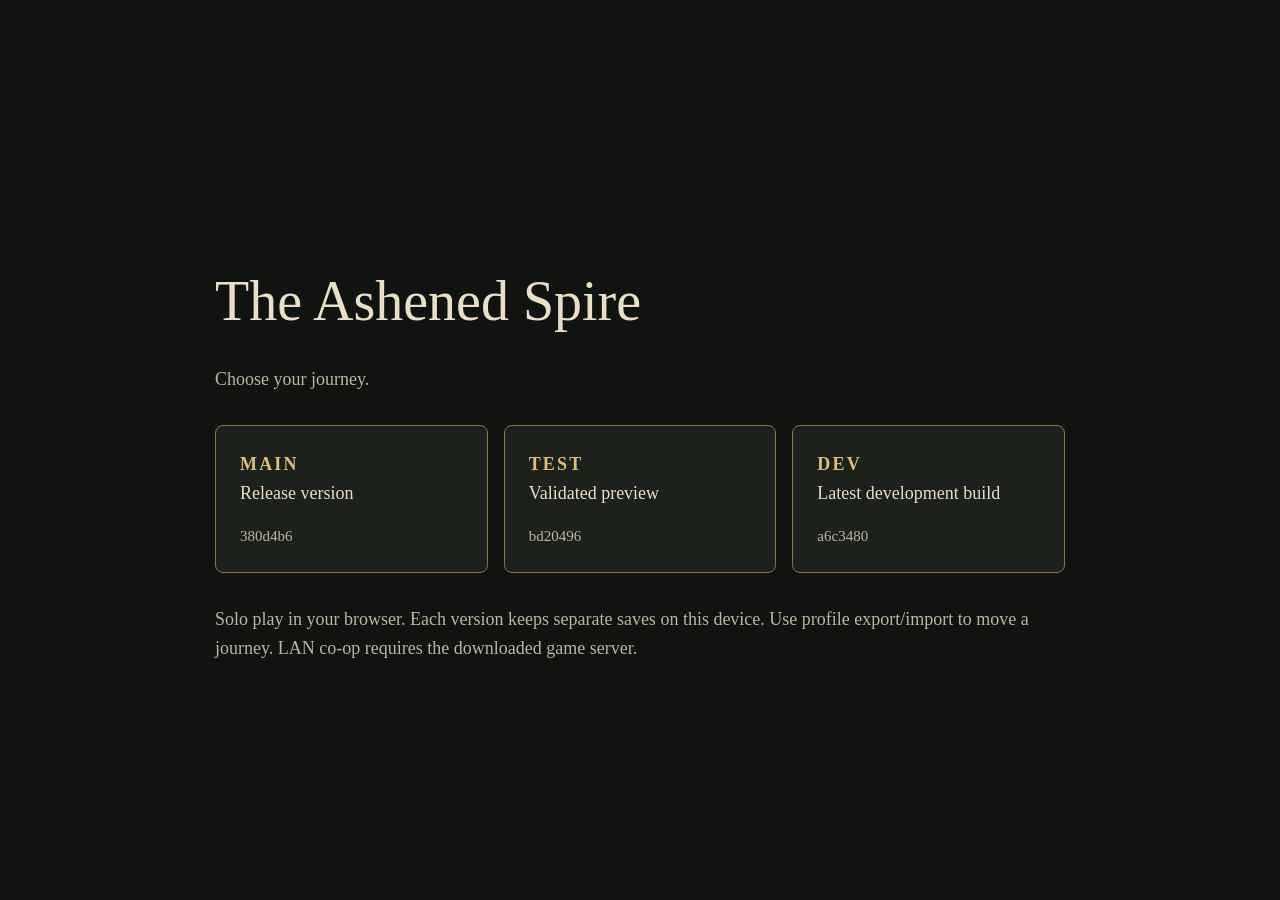
<file: index.html>
<!doctype html><html lang="en"><meta charset="utf-8"><meta name="viewport" content="width=device-width,initial-scale=1"><title>The Ashened Spire · Play</title><style>body{margin:0;background:#101310;color:#e9dfc7;font:18px/1.6 Georgia,serif;display:grid;min-height:100vh;place-items:center}main{width:min(850px,90vw);padding:3rem 0}h1{font-size:clamp(2rem,6vw,3.5rem);font-weight:400;margin-bottom:0}nav{display:grid;grid-template-columns:repeat(auto-fit,minmax(210px,1fr));gap:1rem;margin:2rem 0}a{display:flex;flex-direction:column;padding:1.5rem;border:1px solid #8c7548;border-radius:8px;color:inherit;text-decoration:none;background:#1d211b}a:hover,a:focus-visible{background:#313025;outline:2px solid #d8b675}strong{color:#dfbd77;letter-spacing:.12em}small,p{color:#bdb59f}small{margin-top:1rem}</style><main><h1>The Ashened Spire</h1><p>Choose your journey.</p><nav><a href="./main/"><strong>MAIN</strong><span>Release version</span><small>380d4b6</small></a><a href="./test/"><strong>TEST</strong><span>Validated preview</span><small>bd20496</small></a><a href="./dev/"><strong>DEV</strong><span>Latest development build</span><small>a6c3480</small></a></nav><p>Solo play in your browser. Each version keeps separate saves on this device. Use profile export/import to move a journey. LAN co-op requires the downloaded game server.</p></main></html>
</file>
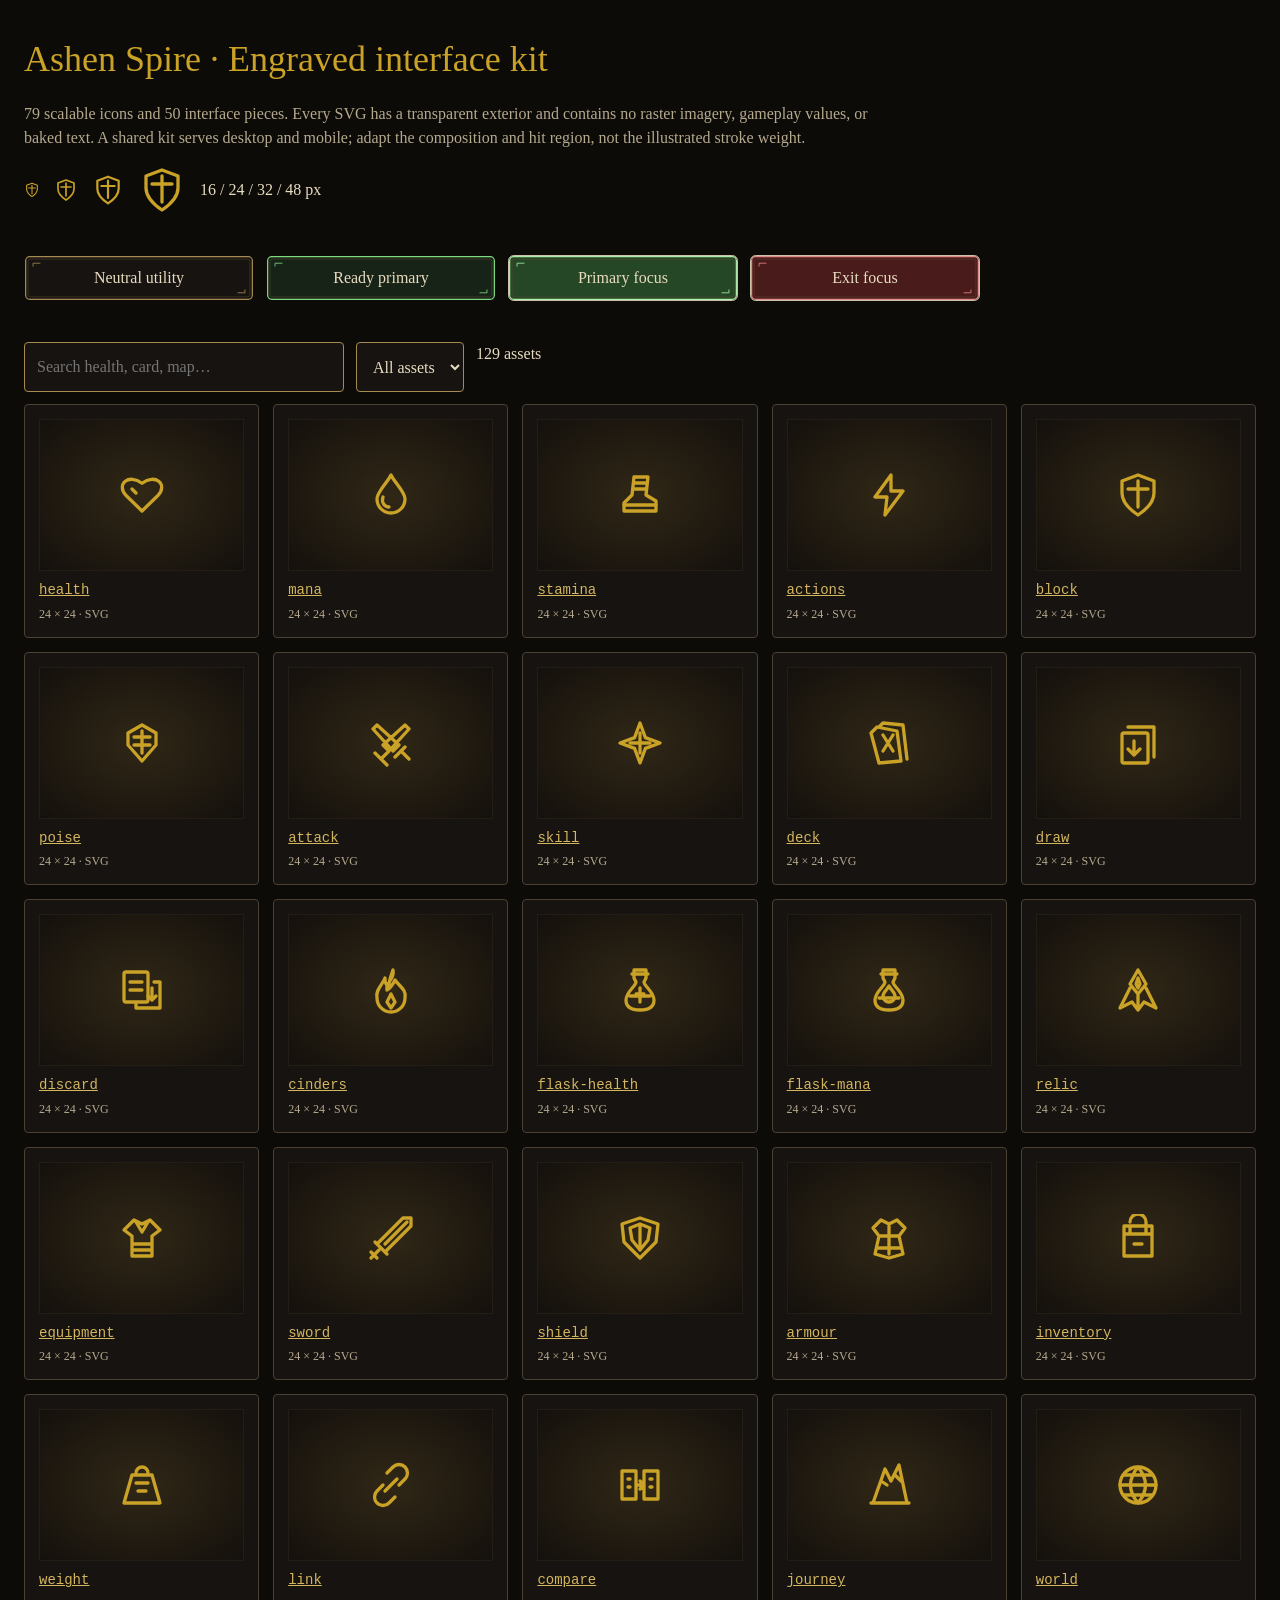
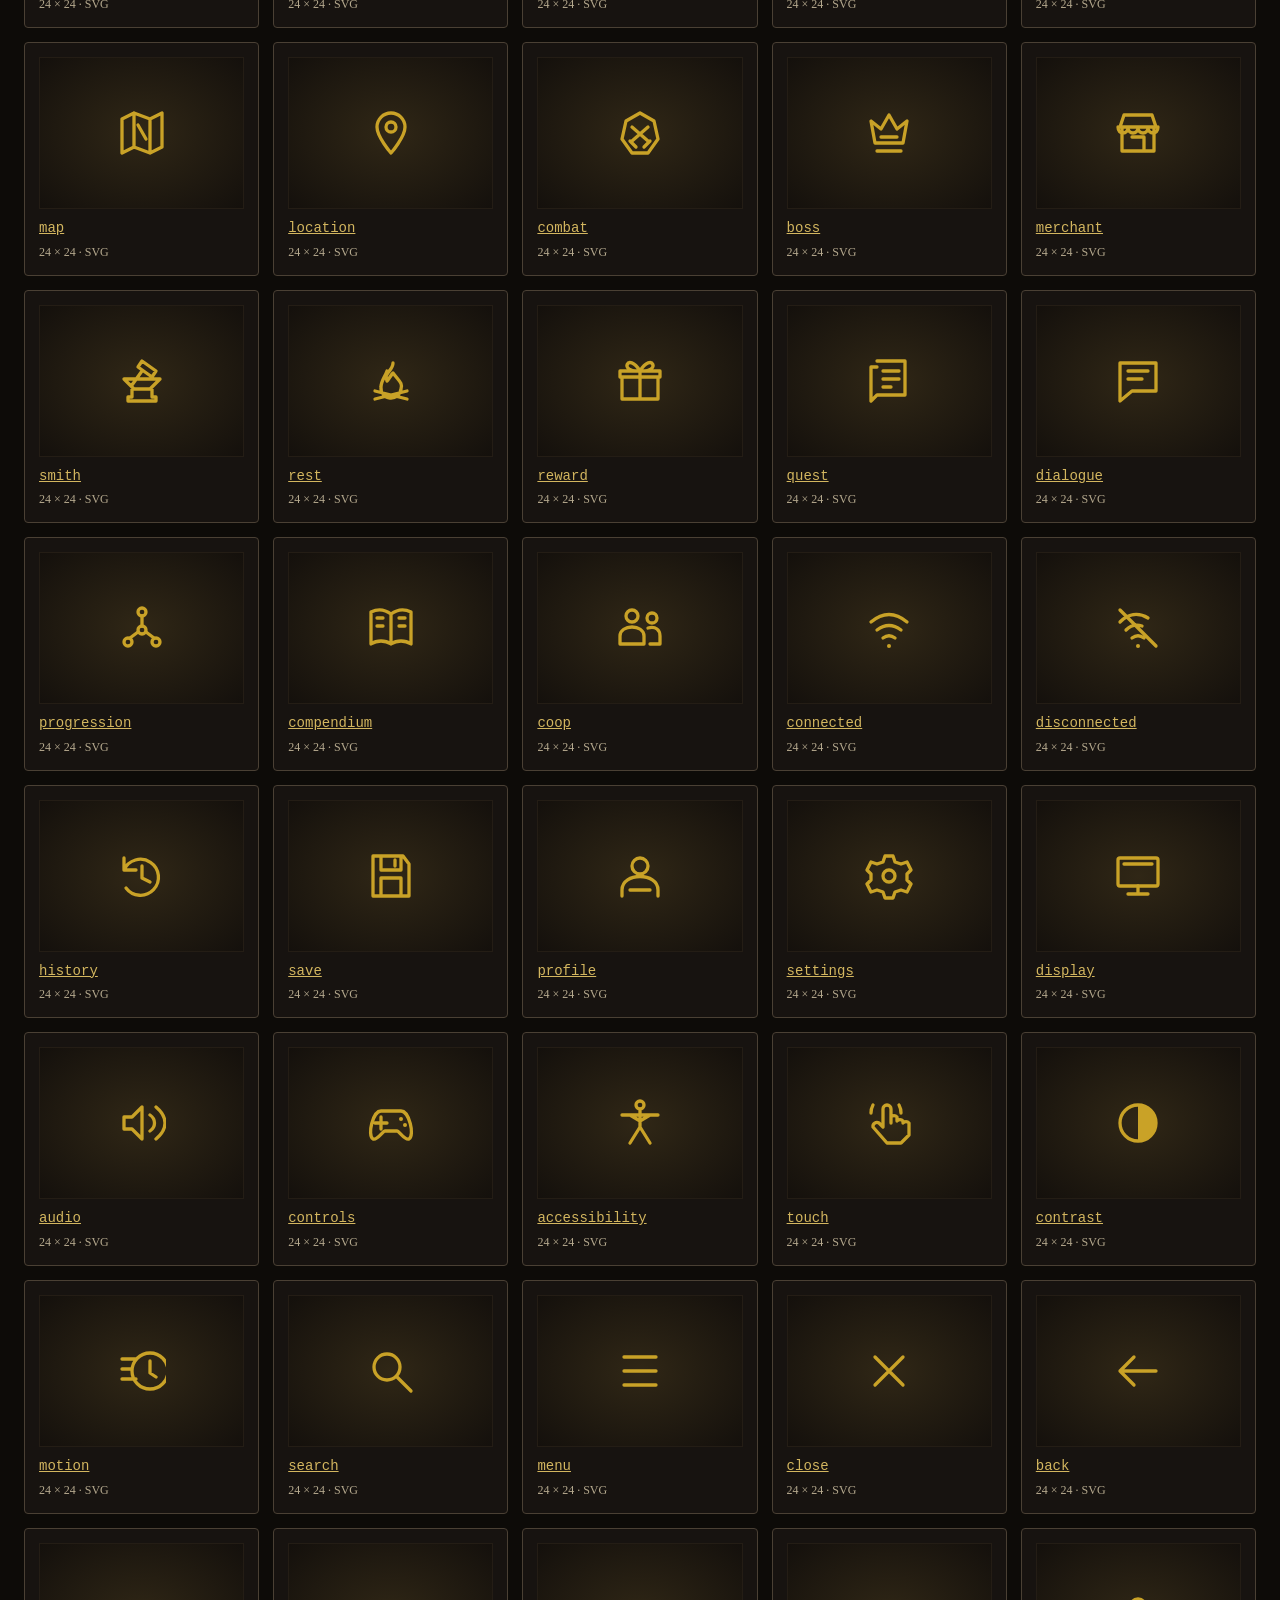
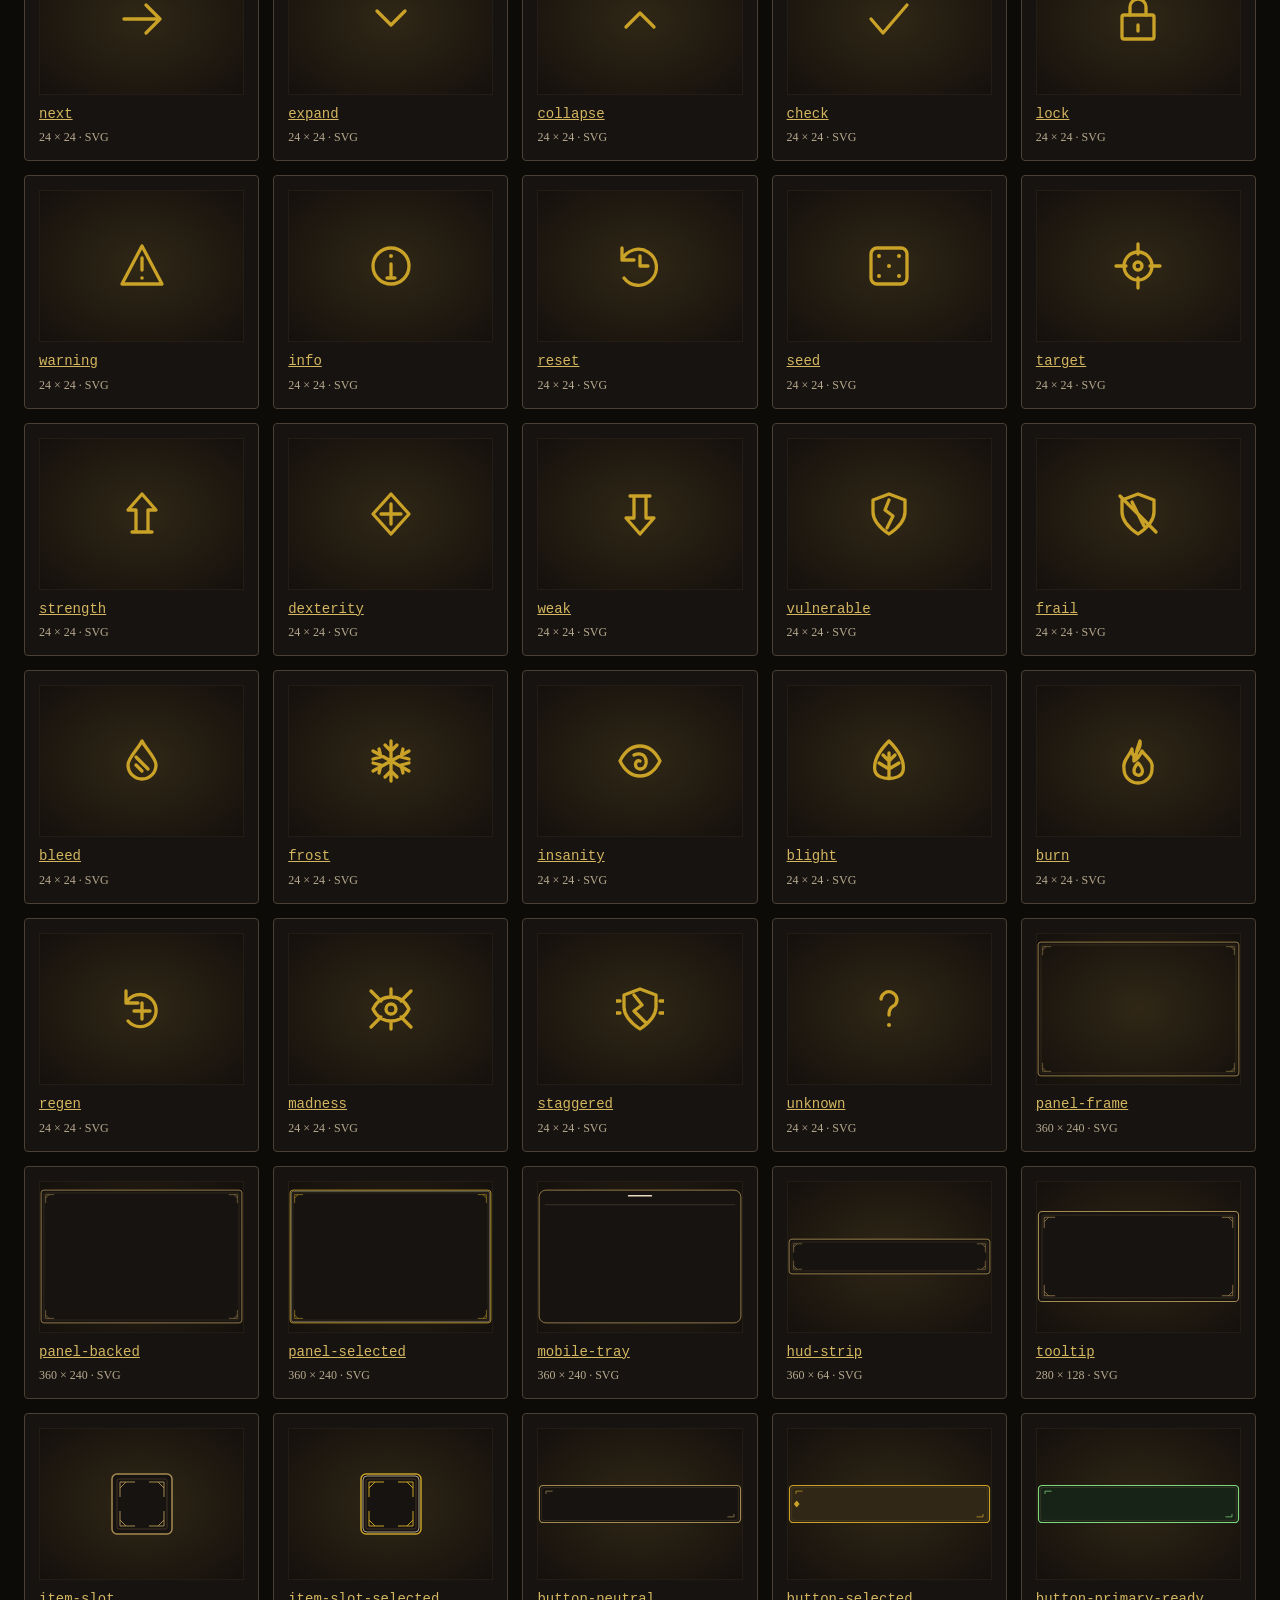
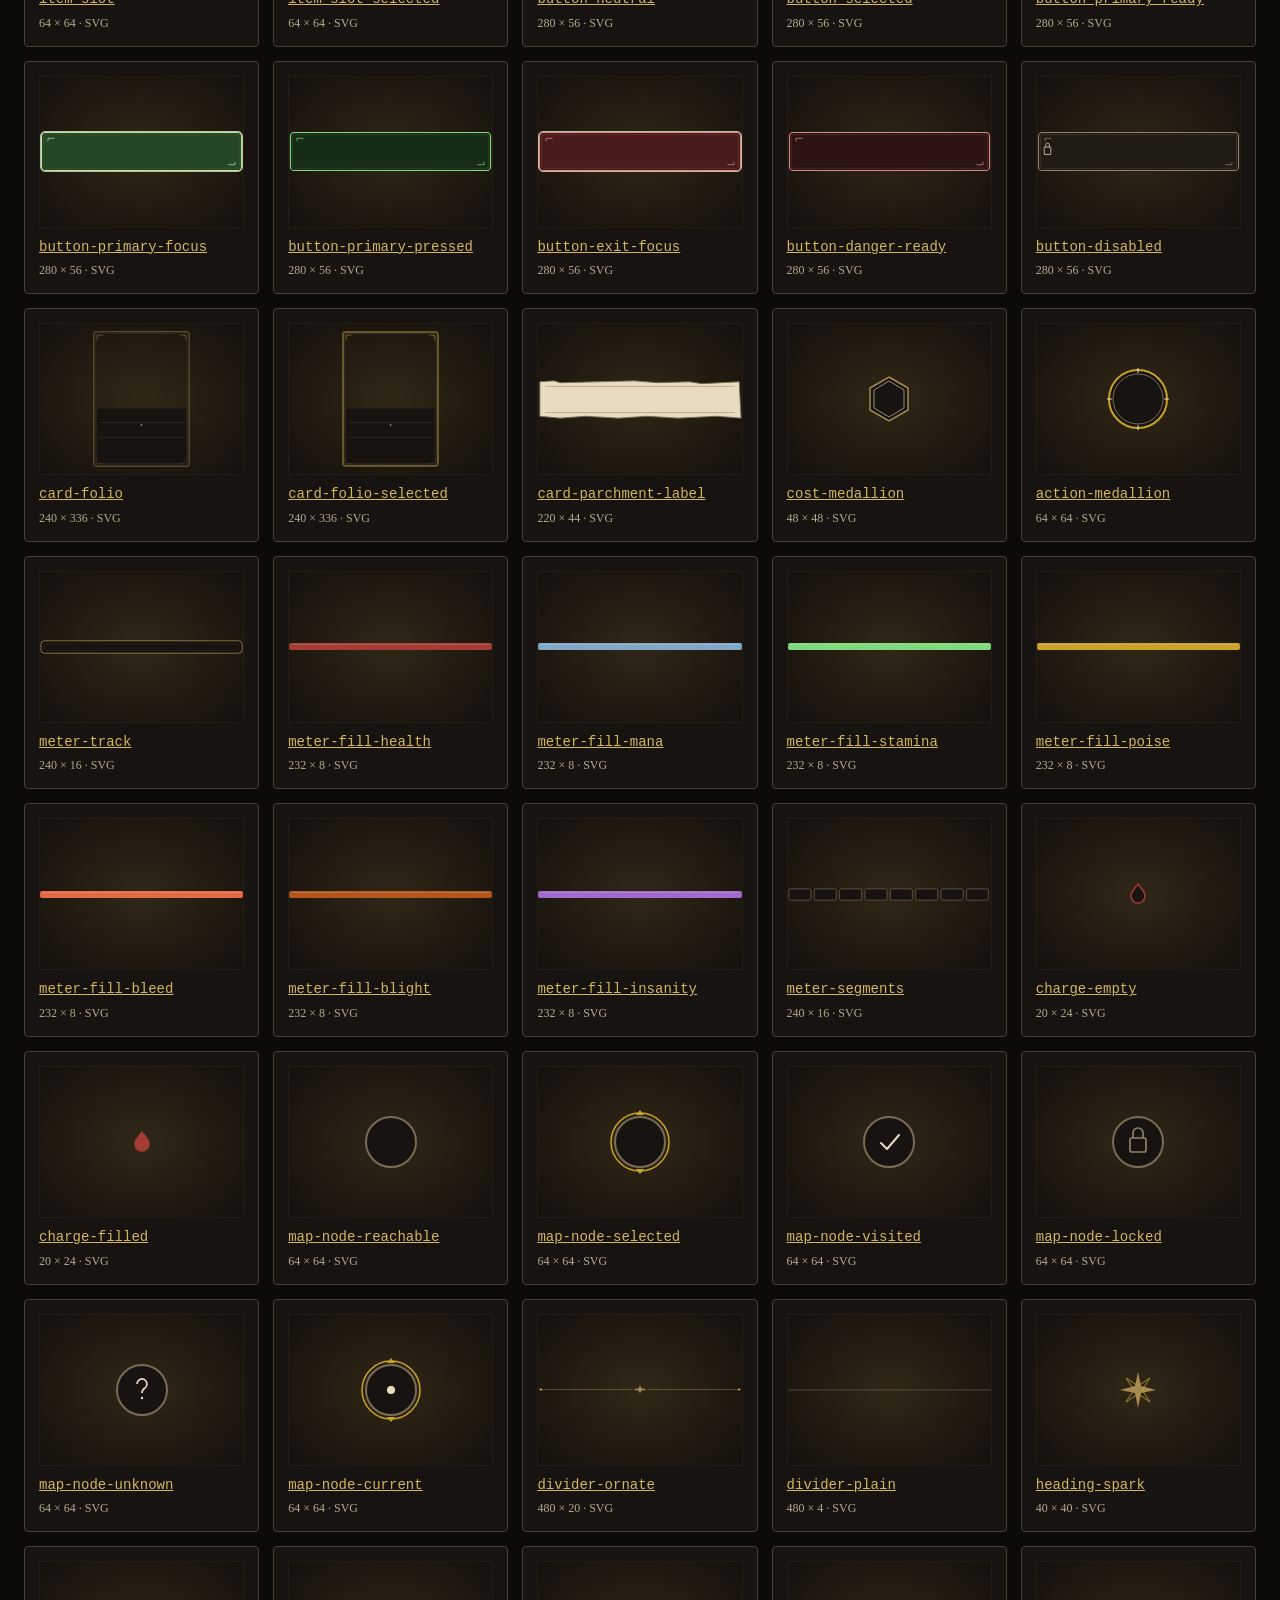
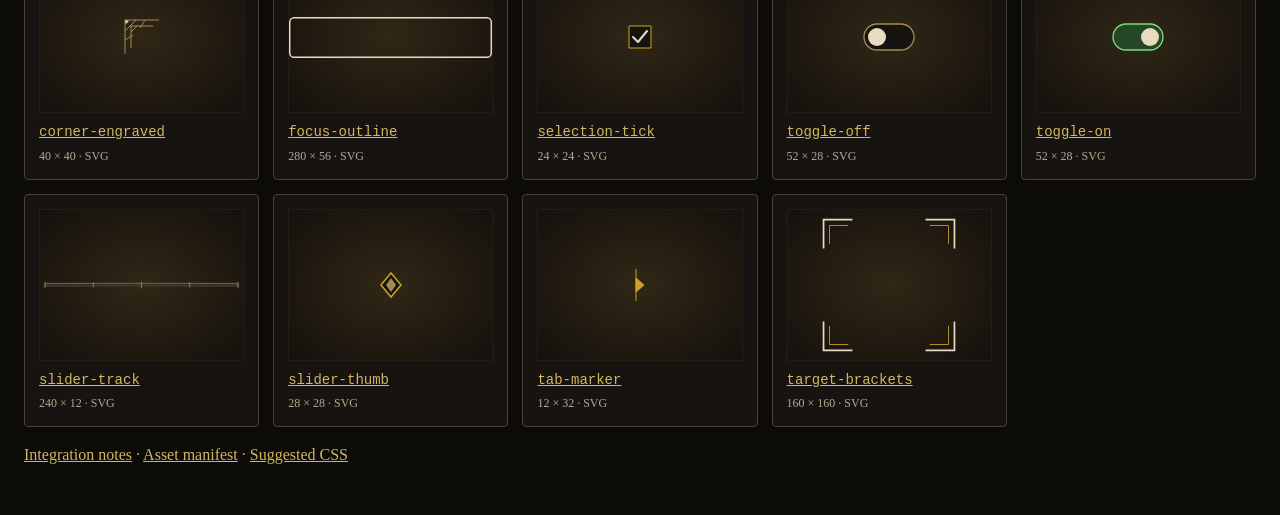
<file: dev/assets/ui/index.html>
<!doctype html><html lang="en"><meta charset="utf-8"><meta name="viewport" content="width=device-width,initial-scale=1"><title>AshenSpire · Vector asset kit</title>
<style>body{margin:0;background:#0d0b08;color:#e8dcc0;font:16px/1.5 Georgia,serif}main{max-width:1380px;margin:auto;padding:32px 24px}h1{font-size:36px;font-weight:normal;color:#c9a227;margin:0}p{max-width:860px;color:#b5a98e}.controls{position:sticky;top:0;z-index:1;padding:12px 0;background:#0d0b08;display:flex;gap:12px;flex-wrap:wrap}input,select{box-sizing:border-box;background:#171310;border:1px solid #a58a52;color:#e8dcc0;padding:12px;border-radius:4px;font:inherit;min-height:44px}input{width:320px}a{color:#d3b65f}#grid{display:grid;grid-template-columns:repeat(auto-fill,minmax(210px,1fr));gap:14px}.asset{background:#171310;border:1px solid #4a4034;border-radius:4px;padding:14px;min-width:0}.asset[hidden]{display:none}.preview{height:150px;display:grid;place-items:center;background:radial-gradient(#302716,#14100c);border:1px solid #241d15;margin-bottom:10px}.preview img{max-width:100%;max-height:136px}.icon .preview img{width:48px;height:48px}.asset a{display:block;overflow-wrap:anywhere;font:14px/1.4 ui-monospace,monospace}.asset span{display:block;color:#b5a98e;font-size:12px;margin-top:4px}.sizes{display:flex;align-items:center;gap:14px;margin:14px 0 24px}.sizes img{color:#c9a227}.state-demo{display:flex;gap:12px;flex-wrap:wrap;padding:12px 0 24px}.demo{position:relative;width:230px;height:56px}.demo img{width:100%;height:56px}.demo span{position:absolute;inset:0;display:grid;place-items:center;pointer-events:none}:focus-visible{outline:2px solid #e8dcc0;outline-offset:4px}@media(max-width:520px){main{padding:24px 16px}h1{font-size:28px}#grid{grid-template-columns:repeat(2,minmax(0,1fr))}.asset{padding:8px}.preview{height:120px}input{width:100%}}</style>
<main><h1>Ashen Spire · Engraved interface kit</h1><p>79 scalable icons and 50 interface pieces. Every SVG has a transparent exterior and contains no raster imagery, gameplay values, or baked text. A shared kit serves desktop and mobile; adapt the composition and hit region, not the illustrated stroke weight.</p>
<div class="sizes" aria-label="Icon size comparison"><img src="icons/block.svg" width="16" height="16" alt="Block at 16 pixels"><img src="icons/block.svg" width="24" height="24" alt="Block at 24 pixels"><img src="icons/block.svg" width="32" height="32" alt="Block at 32 pixels"><img src="icons/block.svg" width="48" height="48" alt="Block at 48 pixels"><span>16 / 24 / 32 / 48 px</span></div>
<div class="state-demo"><div class="demo"><img src="components/button-neutral.svg" alt=""><span>Neutral utility</span></div><div class="demo"><img src="components/button-primary-ready.svg" alt=""><span>Ready primary</span></div><div class="demo"><img src="components/button-primary-focus.svg" alt=""><span>Primary focus</span></div><div class="demo"><img src="components/button-exit-focus.svg" alt=""><span>Exit focus</span></div></div>
<div class="controls"><input id="search" type="search" aria-label="Search asset names" placeholder="Search health, card, map…"><select id="kind" aria-label="Asset type"><option value="">All assets</option><option value="icon">Icons</option><option value="component">UI pieces</option></select><span id="count" aria-live="polite">129 assets</span></div><section id="grid" aria-label="Asset contact sheet"><article class="asset icon" data-name="health"><div class="preview"><img src="icons/health.svg" alt="Health engraved icon" loading="lazy"></div><a href="icons/health.svg">health</a><span>24 × 24 · SVG</span></article><article class="asset icon" data-name="mana"><div class="preview"><img src="icons/mana.svg" alt="Mana engraved icon" loading="lazy"></div><a href="icons/mana.svg">mana</a><span>24 × 24 · SVG</span></article><article class="asset icon" data-name="stamina"><div class="preview"><img src="icons/stamina.svg" alt="Stamina engraved icon" loading="lazy"></div><a href="icons/stamina.svg">stamina</a><span>24 × 24 · SVG</span></article><article class="asset icon" data-name="actions"><div class="preview"><img src="icons/actions.svg" alt="Actions engraved icon" loading="lazy"></div><a href="icons/actions.svg">actions</a><span>24 × 24 · SVG</span></article><article class="asset icon" data-name="block"><div class="preview"><img src="icons/block.svg" alt="Block engraved icon" loading="lazy"></div><a href="icons/block.svg">block</a><span>24 × 24 · SVG</span></article><article class="asset icon" data-name="poise"><div class="preview"><img src="icons/poise.svg" alt="Poise engraved icon" loading="lazy"></div><a href="icons/poise.svg">poise</a><span>24 × 24 · SVG</span></article><article class="asset icon" data-name="attack"><div class="preview"><img src="icons/attack.svg" alt="Attack engraved icon" loading="lazy"></div><a href="icons/attack.svg">attack</a><span>24 × 24 · SVG</span></article><article class="asset icon" data-name="skill"><div class="preview"><img src="icons/skill.svg" alt="Skill engraved icon" loading="lazy"></div><a href="icons/skill.svg">skill</a><span>24 × 24 · SVG</span></article><article class="asset icon" data-name="deck"><div class="preview"><img src="icons/deck.svg" alt="Deck engraved icon" loading="lazy"></div><a href="icons/deck.svg">deck</a><span>24 × 24 · SVG</span></article><article class="asset icon" data-name="draw"><div class="preview"><img src="icons/draw.svg" alt="Draw engraved icon" loading="lazy"></div><a href="icons/draw.svg">draw</a><span>24 × 24 · SVG</span></article><article class="asset icon" data-name="discard"><div class="preview"><img src="icons/discard.svg" alt="Discard engraved icon" loading="lazy"></div><a href="icons/discard.svg">discard</a><span>24 × 24 · SVG</span></article><article class="asset icon" data-name="cinders"><div class="preview"><img src="icons/cinders.svg" alt="Cinders engraved icon" loading="lazy"></div><a href="icons/cinders.svg">cinders</a><span>24 × 24 · SVG</span></article><article class="asset icon" data-name="flask-health"><div class="preview"><img src="icons/flask-health.svg" alt="Flask Health engraved icon" loading="lazy"></div><a href="icons/flask-health.svg">flask-health</a><span>24 × 24 · SVG</span></article><article class="asset icon" data-name="flask-mana"><div class="preview"><img src="icons/flask-mana.svg" alt="Flask Mana engraved icon" loading="lazy"></div><a href="icons/flask-mana.svg">flask-mana</a><span>24 × 24 · SVG</span></article><article class="asset icon" data-name="relic"><div class="preview"><img src="icons/relic.svg" alt="Relic engraved icon" loading="lazy"></div><a href="icons/relic.svg">relic</a><span>24 × 24 · SVG</span></article><article class="asset icon" data-name="equipment"><div class="preview"><img src="icons/equipment.svg" alt="Equipment engraved icon" loading="lazy"></div><a href="icons/equipment.svg">equipment</a><span>24 × 24 · SVG</span></article><article class="asset icon" data-name="sword"><div class="preview"><img src="icons/sword.svg" alt="Sword engraved icon" loading="lazy"></div><a href="icons/sword.svg">sword</a><span>24 × 24 · SVG</span></article><article class="asset icon" data-name="shield"><div class="preview"><img src="icons/shield.svg" alt="Shield engraved icon" loading="lazy"></div><a href="icons/shield.svg">shield</a><span>24 × 24 · SVG</span></article><article class="asset icon" data-name="armour"><div class="preview"><img src="icons/armour.svg" alt="Armour engraved icon" loading="lazy"></div><a href="icons/armour.svg">armour</a><span>24 × 24 · SVG</span></article><article class="asset icon" data-name="inventory"><div class="preview"><img src="icons/inventory.svg" alt="Inventory engraved icon" loading="lazy"></div><a href="icons/inventory.svg">inventory</a><span>24 × 24 · SVG</span></article><article class="asset icon" data-name="weight"><div class="preview"><img src="icons/weight.svg" alt="Weight engraved icon" loading="lazy"></div><a href="icons/weight.svg">weight</a><span>24 × 24 · SVG</span></article><article class="asset icon" data-name="link"><div class="preview"><img src="icons/link.svg" alt="Link engraved icon" loading="lazy"></div><a href="icons/link.svg">link</a><span>24 × 24 · SVG</span></article><article class="asset icon" data-name="compare"><div class="preview"><img src="icons/compare.svg" alt="Compare engraved icon" loading="lazy"></div><a href="icons/compare.svg">compare</a><span>24 × 24 · SVG</span></article><article class="asset icon" data-name="journey"><div class="preview"><img src="icons/journey.svg" alt="Journey engraved icon" loading="lazy"></div><a href="icons/journey.svg">journey</a><span>24 × 24 · SVG</span></article><article class="asset icon" data-name="world"><div class="preview"><img src="icons/world.svg" alt="World engraved icon" loading="lazy"></div><a href="icons/world.svg">world</a><span>24 × 24 · SVG</span></article><article class="asset icon" data-name="map"><div class="preview"><img src="icons/map.svg" alt="Map engraved icon" loading="lazy"></div><a href="icons/map.svg">map</a><span>24 × 24 · SVG</span></article><article class="asset icon" data-name="location"><div class="preview"><img src="icons/location.svg" alt="Location engraved icon" loading="lazy"></div><a href="icons/location.svg">location</a><span>24 × 24 · SVG</span></article><article class="asset icon" data-name="combat"><div class="preview"><img src="icons/combat.svg" alt="Combat engraved icon" loading="lazy"></div><a href="icons/combat.svg">combat</a><span>24 × 24 · SVG</span></article><article class="asset icon" data-name="boss"><div class="preview"><img src="icons/boss.svg" alt="Boss engraved icon" loading="lazy"></div><a href="icons/boss.svg">boss</a><span>24 × 24 · SVG</span></article><article class="asset icon" data-name="merchant"><div class="preview"><img src="icons/merchant.svg" alt="Merchant engraved icon" loading="lazy"></div><a href="icons/merchant.svg">merchant</a><span>24 × 24 · SVG</span></article><article class="asset icon" data-name="smith"><div class="preview"><img src="icons/smith.svg" alt="Smith engraved icon" loading="lazy"></div><a href="icons/smith.svg">smith</a><span>24 × 24 · SVG</span></article><article class="asset icon" data-name="rest"><div class="preview"><img src="icons/rest.svg" alt="Rest engraved icon" loading="lazy"></div><a href="icons/rest.svg">rest</a><span>24 × 24 · SVG</span></article><article class="asset icon" data-name="reward"><div class="preview"><img src="icons/reward.svg" alt="Reward engraved icon" loading="lazy"></div><a href="icons/reward.svg">reward</a><span>24 × 24 · SVG</span></article><article class="asset icon" data-name="quest"><div class="preview"><img src="icons/quest.svg" alt="Quest engraved icon" loading="lazy"></div><a href="icons/quest.svg">quest</a><span>24 × 24 · SVG</span></article><article class="asset icon" data-name="dialogue"><div class="preview"><img src="icons/dialogue.svg" alt="Dialogue engraved icon" loading="lazy"></div><a href="icons/dialogue.svg">dialogue</a><span>24 × 24 · SVG</span></article><article class="asset icon" data-name="progression"><div class="preview"><img src="icons/progression.svg" alt="Progression engraved icon" loading="lazy"></div><a href="icons/progression.svg">progression</a><span>24 × 24 · SVG</span></article><article class="asset icon" data-name="compendium"><div class="preview"><img src="icons/compendium.svg" alt="Compendium engraved icon" loading="lazy"></div><a href="icons/compendium.svg">compendium</a><span>24 × 24 · SVG</span></article><article class="asset icon" data-name="coop"><div class="preview"><img src="icons/coop.svg" alt="Coop engraved icon" loading="lazy"></div><a href="icons/coop.svg">coop</a><span>24 × 24 · SVG</span></article><article class="asset icon" data-name="connected"><div class="preview"><img src="icons/connected.svg" alt="Connected engraved icon" loading="lazy"></div><a href="icons/connected.svg">connected</a><span>24 × 24 · SVG</span></article><article class="asset icon" data-name="disconnected"><div class="preview"><img src="icons/disconnected.svg" alt="Disconnected engraved icon" loading="lazy"></div><a href="icons/disconnected.svg">disconnected</a><span>24 × 24 · SVG</span></article><article class="asset icon" data-name="history"><div class="preview"><img src="icons/history.svg" alt="History engraved icon" loading="lazy"></div><a href="icons/history.svg">history</a><span>24 × 24 · SVG</span></article><article class="asset icon" data-name="save"><div class="preview"><img src="icons/save.svg" alt="Save engraved icon" loading="lazy"></div><a href="icons/save.svg">save</a><span>24 × 24 · SVG</span></article><article class="asset icon" data-name="profile"><div class="preview"><img src="icons/profile.svg" alt="Profile engraved icon" loading="lazy"></div><a href="icons/profile.svg">profile</a><span>24 × 24 · SVG</span></article><article class="asset icon" data-name="settings"><div class="preview"><img src="icons/settings.svg" alt="Settings engraved icon" loading="lazy"></div><a href="icons/settings.svg">settings</a><span>24 × 24 · SVG</span></article><article class="asset icon" data-name="display"><div class="preview"><img src="icons/display.svg" alt="Display engraved icon" loading="lazy"></div><a href="icons/display.svg">display</a><span>24 × 24 · SVG</span></article><article class="asset icon" data-name="audio"><div class="preview"><img src="icons/audio.svg" alt="Audio engraved icon" loading="lazy"></div><a href="icons/audio.svg">audio</a><span>24 × 24 · SVG</span></article><article class="asset icon" data-name="controls"><div class="preview"><img src="icons/controls.svg" alt="Controls engraved icon" loading="lazy"></div><a href="icons/controls.svg">controls</a><span>24 × 24 · SVG</span></article><article class="asset icon" data-name="accessibility"><div class="preview"><img src="icons/accessibility.svg" alt="Accessibility engraved icon" loading="lazy"></div><a href="icons/accessibility.svg">accessibility</a><span>24 × 24 · SVG</span></article><article class="asset icon" data-name="touch"><div class="preview"><img src="icons/touch.svg" alt="Touch engraved icon" loading="lazy"></div><a href="icons/touch.svg">touch</a><span>24 × 24 · SVG</span></article><article class="asset icon" data-name="contrast"><div class="preview"><img src="icons/contrast.svg" alt="Contrast engraved icon" loading="lazy"></div><a href="icons/contrast.svg">contrast</a><span>24 × 24 · SVG</span></article><article class="asset icon" data-name="motion"><div class="preview"><img src="icons/motion.svg" alt="Motion engraved icon" loading="lazy"></div><a href="icons/motion.svg">motion</a><span>24 × 24 · SVG</span></article><article class="asset icon" data-name="search"><div class="preview"><img src="icons/search.svg" alt="Search engraved icon" loading="lazy"></div><a href="icons/search.svg">search</a><span>24 × 24 · SVG</span></article><article class="asset icon" data-name="menu"><div class="preview"><img src="icons/menu.svg" alt="Menu engraved icon" loading="lazy"></div><a href="icons/menu.svg">menu</a><span>24 × 24 · SVG</span></article><article class="asset icon" data-name="close"><div class="preview"><img src="icons/close.svg" alt="Close engraved icon" loading="lazy"></div><a href="icons/close.svg">close</a><span>24 × 24 · SVG</span></article><article class="asset icon" data-name="back"><div class="preview"><img src="icons/back.svg" alt="Back engraved icon" loading="lazy"></div><a href="icons/back.svg">back</a><span>24 × 24 · SVG</span></article><article class="asset icon" data-name="next"><div class="preview"><img src="icons/next.svg" alt="Next engraved icon" loading="lazy"></div><a href="icons/next.svg">next</a><span>24 × 24 · SVG</span></article><article class="asset icon" data-name="expand"><div class="preview"><img src="icons/expand.svg" alt="Expand engraved icon" loading="lazy"></div><a href="icons/expand.svg">expand</a><span>24 × 24 · SVG</span></article><article class="asset icon" data-name="collapse"><div class="preview"><img src="icons/collapse.svg" alt="Collapse engraved icon" loading="lazy"></div><a href="icons/collapse.svg">collapse</a><span>24 × 24 · SVG</span></article><article class="asset icon" data-name="check"><div class="preview"><img src="icons/check.svg" alt="Check engraved icon" loading="lazy"></div><a href="icons/check.svg">check</a><span>24 × 24 · SVG</span></article><article class="asset icon" data-name="lock"><div class="preview"><img src="icons/lock.svg" alt="Lock engraved icon" loading="lazy"></div><a href="icons/lock.svg">lock</a><span>24 × 24 · SVG</span></article><article class="asset icon" data-name="warning"><div class="preview"><img src="icons/warning.svg" alt="Warning engraved icon" loading="lazy"></div><a href="icons/warning.svg">warning</a><span>24 × 24 · SVG</span></article><article class="asset icon" data-name="info"><div class="preview"><img src="icons/info.svg" alt="Info engraved icon" loading="lazy"></div><a href="icons/info.svg">info</a><span>24 × 24 · SVG</span></article><article class="asset icon" data-name="reset"><div class="preview"><img src="icons/reset.svg" alt="Reset engraved icon" loading="lazy"></div><a href="icons/reset.svg">reset</a><span>24 × 24 · SVG</span></article><article class="asset icon" data-name="seed"><div class="preview"><img src="icons/seed.svg" alt="Seed engraved icon" loading="lazy"></div><a href="icons/seed.svg">seed</a><span>24 × 24 · SVG</span></article><article class="asset icon" data-name="target"><div class="preview"><img src="icons/target.svg" alt="Target engraved icon" loading="lazy"></div><a href="icons/target.svg">target</a><span>24 × 24 · SVG</span></article><article class="asset icon" data-name="strength"><div class="preview"><img src="icons/strength.svg" alt="Strength engraved icon" loading="lazy"></div><a href="icons/strength.svg">strength</a><span>24 × 24 · SVG</span></article><article class="asset icon" data-name="dexterity"><div class="preview"><img src="icons/dexterity.svg" alt="Dexterity engraved icon" loading="lazy"></div><a href="icons/dexterity.svg">dexterity</a><span>24 × 24 · SVG</span></article><article class="asset icon" data-name="weak"><div class="preview"><img src="icons/weak.svg" alt="Weak engraved icon" loading="lazy"></div><a href="icons/weak.svg">weak</a><span>24 × 24 · SVG</span></article><article class="asset icon" data-name="vulnerable"><div class="preview"><img src="icons/vulnerable.svg" alt="Vulnerable engraved icon" loading="lazy"></div><a href="icons/vulnerable.svg">vulnerable</a><span>24 × 24 · SVG</span></article><article class="asset icon" data-name="frail"><div class="preview"><img src="icons/frail.svg" alt="Frail engraved icon" loading="lazy"></div><a href="icons/frail.svg">frail</a><span>24 × 24 · SVG</span></article><article class="asset icon" data-name="bleed"><div class="preview"><img src="icons/bleed.svg" alt="Bleed engraved icon" loading="lazy"></div><a href="icons/bleed.svg">bleed</a><span>24 × 24 · SVG</span></article><article class="asset icon" data-name="frost"><div class="preview"><img src="icons/frost.svg" alt="Frost engraved icon" loading="lazy"></div><a href="icons/frost.svg">frost</a><span>24 × 24 · SVG</span></article><article class="asset icon" data-name="insanity"><div class="preview"><img src="icons/insanity.svg" alt="Insanity engraved icon" loading="lazy"></div><a href="icons/insanity.svg">insanity</a><span>24 × 24 · SVG</span></article><article class="asset icon" data-name="blight"><div class="preview"><img src="icons/blight.svg" alt="Blight engraved icon" loading="lazy"></div><a href="icons/blight.svg">blight</a><span>24 × 24 · SVG</span></article><article class="asset icon" data-name="burn"><div class="preview"><img src="icons/burn.svg" alt="Burn engraved icon" loading="lazy"></div><a href="icons/burn.svg">burn</a><span>24 × 24 · SVG</span></article><article class="asset icon" data-name="regen"><div class="preview"><img src="icons/regen.svg" alt="Regen engraved icon" loading="lazy"></div><a href="icons/regen.svg">regen</a><span>24 × 24 · SVG</span></article><article class="asset icon" data-name="madness"><div class="preview"><img src="icons/madness.svg" alt="Madness engraved icon" loading="lazy"></div><a href="icons/madness.svg">madness</a><span>24 × 24 · SVG</span></article><article class="asset icon" data-name="staggered"><div class="preview"><img src="icons/staggered.svg" alt="Staggered engraved icon" loading="lazy"></div><a href="icons/staggered.svg">staggered</a><span>24 × 24 · SVG</span></article><article class="asset icon" data-name="unknown"><div class="preview"><img src="icons/unknown.svg" alt="Unknown engraved icon" loading="lazy"></div><a href="icons/unknown.svg">unknown</a><span>24 × 24 · SVG</span></article><article class="asset component" data-name="panel-frame"><div class="preview"><img src="components/panel-frame.svg" alt="Open brass folio frame" loading="lazy"></div><a href="components/panel-frame.svg">panel-frame</a><span>360 × 240 · SVG</span></article><article class="asset component" data-name="panel-backed"><div class="preview"><img src="components/panel-backed.svg" alt="Backed soot folio panel" loading="lazy"></div><a href="components/panel-backed.svg">panel-backed</a><span>360 × 240 · SVG</span></article><article class="asset component" data-name="panel-selected"><div class="preview"><img src="components/panel-selected.svg" alt="Selected folio panel with additional inner outline" loading="lazy"></div><a href="components/panel-selected.svg">panel-selected</a><span>360 × 240 · SVG</span></article><article class="asset component" data-name="mobile-tray"><div class="preview"><img src="components/mobile-tray.svg" alt="Portrait bottom tray backing; handle is decorative" loading="lazy"></div><a href="components/mobile-tray.svg">mobile-tray</a><span>360 × 240 · SVG</span></article><article class="asset component" data-name="hud-strip"><div class="preview"><img src="components/hud-strip.svg" alt="Compact HUD strip backing" loading="lazy"></div><a href="components/hud-strip.svg">hud-strip</a><span>360 × 64 · SVG</span></article><article class="asset component" data-name="tooltip"><div class="preview"><img src="components/tooltip.svg" alt="Status and hint folio backing" loading="lazy"></div><a href="components/tooltip.svg">tooltip</a><span>280 × 128 · SVG</span></article><article class="asset component" data-name="item-slot"><div class="preview"><img src="components/item-slot.svg" alt="Inventory and relic slot backing" loading="lazy"></div><a href="components/item-slot.svg">item-slot</a><span>64 × 64 · SVG</span></article><article class="asset component" data-name="item-slot-selected"><div class="preview"><img src="components/item-slot-selected.svg" alt="Selected inventory slot with distinct double outline" loading="lazy"></div><a href="components/item-slot-selected.svg">item-slot-selected</a><span>64 × 64 · SVG</span></article><article class="asset component" data-name="button-neutral"><div class="preview"><img src="components/button-neutral.svg" alt="Neutral action surface" loading="lazy"></div><a href="components/button-neutral.svg">button-neutral</a><span>280 × 56 · SVG</span></article><article class="asset component" data-name="button-selected"><div class="preview"><img src="components/button-selected.svg" alt="Selected action surface" loading="lazy"></div><a href="components/button-selected.svg">button-selected</a><span>280 × 56 · SVG</span></article><article class="asset component" data-name="button-primary-ready"><div class="preview"><img src="components/button-primary-ready.svg" alt="Primary Ready action surface" loading="lazy"></div><a href="components/button-primary-ready.svg">button-primary-ready</a><span>280 × 56 · SVG</span></article><article class="asset component" data-name="button-primary-focus"><div class="preview"><img src="components/button-primary-focus.svg" alt="Primary Focus action surface" loading="lazy"></div><a href="components/button-primary-focus.svg">button-primary-focus</a><span>280 × 56 · SVG</span></article><article class="asset component" data-name="button-primary-pressed"><div class="preview"><img src="components/button-primary-pressed.svg" alt="Primary Pressed action surface" loading="lazy"></div><a href="components/button-primary-pressed.svg">button-primary-pressed</a><span>280 × 56 · SVG</span></article><article class="asset component" data-name="button-exit-focus"><div class="preview"><img src="components/button-exit-focus.svg" alt="Exit Focus action surface" loading="lazy"></div><a href="components/button-exit-focus.svg">button-exit-focus</a><span>280 × 56 · SVG</span></article><article class="asset component" data-name="button-danger-ready"><div class="preview"><img src="components/button-danger-ready.svg" alt="Danger Ready action surface" loading="lazy"></div><a href="components/button-danger-ready.svg">button-danger-ready</a><span>280 × 56 · SVG</span></article><article class="asset component" data-name="button-disabled"><div class="preview"><img src="components/button-disabled.svg" alt="Disabled action surface" loading="lazy"></div><a href="components/button-disabled.svg">button-disabled</a><span>280 × 56 · SVG</span></article><article class="asset component" data-name="card-folio"><div class="preview"><img src="components/card-folio.svg" alt="Folio card frame with clear artwork aperture and text surface" loading="lazy"></div><a href="components/card-folio.svg">card-folio</a><span>240 × 336 · SVG</span></article><article class="asset component" data-name="card-folio-selected"><div class="preview"><img src="components/card-folio-selected.svg" alt="Folio card frame with clear artwork aperture and text surface" loading="lazy"></div><a href="components/card-folio-selected.svg">card-folio-selected</a><span>240 × 336 · SVG</span></article><article class="asset component" data-name="card-parchment-label"><div class="preview"><img src="components/card-parchment-label.svg" alt="Parchment card title strip; empty for live text" loading="lazy"></div><a href="components/card-parchment-label.svg">card-parchment-label</a><span>220 × 44 · SVG</span></article><article class="asset component" data-name="cost-medallion"><div class="preview"><img src="components/cost-medallion.svg" alt="Unnumbered hexagonal card cost medallion" loading="lazy"></div><a href="components/cost-medallion.svg">cost-medallion</a><span>48 × 48 · SVG</span></article><article class="asset component" data-name="action-medallion"><div class="preview"><img src="components/action-medallion.svg" alt="Unnumbered Actions counter backing" loading="lazy"></div><a href="components/action-medallion.svg">action-medallion</a><span>64 × 64 · SVG</span></article><article class="asset component" data-name="meter-track"><div class="preview"><img src="components/meter-track.svg" alt="Empty resource track; fill length comes from actual game state" loading="lazy"></div><a href="components/meter-track.svg">meter-track</a><span>240 × 16 · SVG</span></article><article class="asset component" data-name="meter-fill-health"><div class="preview"><img src="components/meter-fill-health.svg" alt="Health resource or buildup fill" loading="lazy"></div><a href="components/meter-fill-health.svg">meter-fill-health</a><span>232 × 8 · SVG</span></article><article class="asset component" data-name="meter-fill-mana"><div class="preview"><img src="components/meter-fill-mana.svg" alt="Mana resource or buildup fill" loading="lazy"></div><a href="components/meter-fill-mana.svg">meter-fill-mana</a><span>232 × 8 · SVG</span></article><article class="asset component" data-name="meter-fill-stamina"><div class="preview"><img src="components/meter-fill-stamina.svg" alt="Stamina resource or buildup fill" loading="lazy"></div><a href="components/meter-fill-stamina.svg">meter-fill-stamina</a><span>232 × 8 · SVG</span></article><article class="asset component" data-name="meter-fill-poise"><div class="preview"><img src="components/meter-fill-poise.svg" alt="Poise resource or buildup fill" loading="lazy"></div><a href="components/meter-fill-poise.svg">meter-fill-poise</a><span>232 × 8 · SVG</span></article><article class="asset component" data-name="meter-fill-bleed"><div class="preview"><img src="components/meter-fill-bleed.svg" alt="Bleed resource or buildup fill" loading="lazy"></div><a href="components/meter-fill-bleed.svg">meter-fill-bleed</a><span>232 × 8 · SVG</span></article><article class="asset component" data-name="meter-fill-blight"><div class="preview"><img src="components/meter-fill-blight.svg" alt="Blight resource or buildup fill" loading="lazy"></div><a href="components/meter-fill-blight.svg">meter-fill-blight</a><span>232 × 8 · SVG</span></article><article class="asset component" data-name="meter-fill-insanity"><div class="preview"><img src="components/meter-fill-insanity.svg" alt="Insanity resource or buildup fill" loading="lazy"></div><a href="components/meter-fill-insanity.svg">meter-fill-insanity</a><span>232 × 8 · SVG</span></article><article class="asset component" data-name="meter-segments"><div class="preview"><img src="components/meter-segments.svg" alt="Eight-cell decorative strip example; compose live cell count instead of implying a fixed game maximum" loading="lazy"></div><a href="components/meter-segments.svg">meter-segments</a><span>240 × 16 · SVG</span></article><article class="asset component" data-name="charge-empty"><div class="preview"><img src="components/charge-empty.svg" alt="Unnumbered flask charge marker" loading="lazy"></div><a href="components/charge-empty.svg">charge-empty</a><span>20 × 24 · SVG</span></article><article class="asset component" data-name="charge-filled"><div class="preview"><img src="components/charge-filled.svg" alt="Unnumbered flask charge marker" loading="lazy"></div><a href="components/charge-filled.svg">charge-filled</a><span>20 × 24 · SVG</span></article><article class="asset component" data-name="map-node-reachable"><div class="preview"><img src="components/map-node-reachable.svg" alt="Map route node: reachable" loading="lazy"></div><a href="components/map-node-reachable.svg">map-node-reachable</a><span>64 × 64 · SVG</span></article><article class="asset component" data-name="map-node-selected"><div class="preview"><img src="components/map-node-selected.svg" alt="Map route node: selected" loading="lazy"></div><a href="components/map-node-selected.svg">map-node-selected</a><span>64 × 64 · SVG</span></article><article class="asset component" data-name="map-node-visited"><div class="preview"><img src="components/map-node-visited.svg" alt="Map route node: visited" loading="lazy"></div><a href="components/map-node-visited.svg">map-node-visited</a><span>64 × 64 · SVG</span></article><article class="asset component" data-name="map-node-locked"><div class="preview"><img src="components/map-node-locked.svg" alt="Map route node: locked" loading="lazy"></div><a href="components/map-node-locked.svg">map-node-locked</a><span>64 × 64 · SVG</span></article><article class="asset component" data-name="map-node-unknown"><div class="preview"><img src="components/map-node-unknown.svg" alt="Map route node: unknown" loading="lazy"></div><a href="components/map-node-unknown.svg">map-node-unknown</a><span>64 × 64 · SVG</span></article><article class="asset component" data-name="map-node-current"><div class="preview"><img src="components/map-node-current.svg" alt="Map route node: current" loading="lazy"></div><a href="components/map-node-current.svg">map-node-current</a><span>64 × 64 · SVG</span></article><article class="asset component" data-name="divider-ornate"><div class="preview"><img src="components/divider-ornate.svg" alt="Wide horizontal folio divider" loading="lazy"></div><a href="components/divider-ornate.svg">divider-ornate</a><span>480 × 20 · SVG</span></article><article class="asset component" data-name="divider-plain"><div class="preview"><img src="components/divider-plain.svg" alt="Plain separator" loading="lazy"></div><a href="components/divider-plain.svg">divider-plain</a><span>480 × 4 · SVG</span></article><article class="asset component" data-name="heading-spark"><div class="preview"><img src="components/heading-spark.svg" alt="Small heading ornament" loading="lazy"></div><a href="components/heading-spark.svg">heading-spark</a><span>40 × 40 · SVG</span></article><article class="asset component" data-name="corner-engraved"><div class="preview"><img src="components/corner-engraved.svg" alt="Top left frame corner; rotate for other corners" loading="lazy"></div><a href="components/corner-engraved.svg">corner-engraved</a><span>40 × 40 · SVG</span></article><article class="asset component" data-name="focus-outline"><div class="preview"><img src="components/focus-outline.svg" alt="Non-color keyboard or controller focus ring" loading="lazy"></div><a href="components/focus-outline.svg">focus-outline</a><span>280 × 56 · SVG</span></article><article class="asset component" data-name="selection-tick"><div class="preview"><img src="components/selection-tick.svg" alt="Selected or collected receipt marker; semantics from model" loading="lazy"></div><a href="components/selection-tick.svg">selection-tick</a><span>24 × 24 · SVG</span></article><article class="asset component" data-name="toggle-off"><div class="preview"><img src="components/toggle-off.svg" alt="Toggle backing: off; accessible control remains live DOM" loading="lazy"></div><a href="components/toggle-off.svg">toggle-off</a><span>52 × 28 · SVG</span></article><article class="asset component" data-name="toggle-on"><div class="preview"><img src="components/toggle-on.svg" alt="Toggle backing: on; accessible control remains live DOM" loading="lazy"></div><a href="components/toggle-on.svg">toggle-on</a><span>52 × 28 · SVG</span></article><article class="asset component" data-name="slider-track"><div class="preview"><img src="components/slider-track.svg" alt="Settings slider track with unlabeled decorative ticks" loading="lazy"></div><a href="components/slider-track.svg">slider-track</a><span>240 × 12 · SVG</span></article><article class="asset component" data-name="slider-thumb"><div class="preview"><img src="components/slider-thumb.svg" alt="Diamond slider thumb; enlarged hit region required" loading="lazy"></div><a href="components/slider-thumb.svg">slider-thumb</a><span>28 × 28 · SVG</span></article><article class="asset component" data-name="tab-marker"><div class="preview"><img src="components/tab-marker.svg" alt="Gold persistent category selection marker" loading="lazy"></div><a href="components/tab-marker.svg">tab-marker</a><span>12 × 32 · SVG</span></article><article class="asset component" data-name="target-brackets"><div class="preview"><img src="components/target-brackets.svg" alt="Combat targeting brackets; no targeting legality encoded" loading="lazy"></div><a href="components/target-brackets.svg">target-brackets</a><span>160 × 160 · SVG</span></article></section><p><a href="README.md">Integration notes</a> · <a href="manifest.json">Asset manifest</a> · <a href="theme.css">Suggested CSS</a></p></main>
<script>const rows=[...document.querySelectorAll('.asset')],search=document.querySelector('#search'),kind=document.querySelector('#kind');function filter(){let count=0;for(const row of rows){row.hidden=!(row.dataset.name.includes(search.value.trim().toLowerCase())&&(!kind.value||row.classList.contains(kind.value)));if(!row.hidden)count++}document.querySelector('#count').textContent=count+' assets'}search.addEventListener('input',filter);kind.addEventListener('change',filter);</script></html>
</file>
